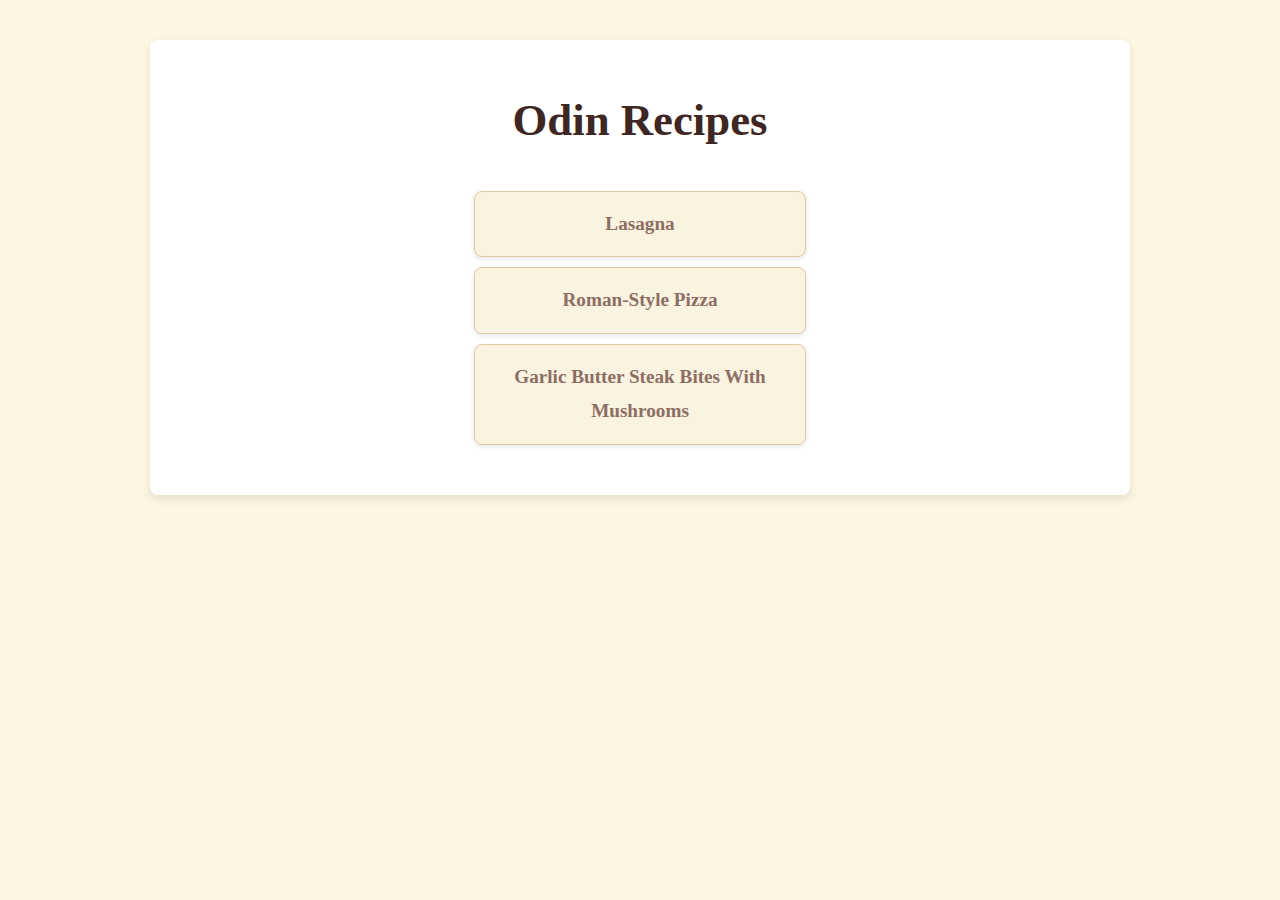
<file: index.html>
<!DOCTYPE html>
<html lang="en">
  <head>
    <meta charset="UTF-8" />
    <title>Odin Recipes</title>
    <link rel="stylesheet" href="./styles/styles.css"
  </head>
  <body>
    <div class="container">
      <h1>Odin Recipes</h1>
      <ul>
        <li><a href="./recipes/lasagna.html">Lasagna</a></li>
        <li>
          <a href="./recipes/roman-style-pizza.html">Roman-Style Pizza</a>
        </li>
        <li>
          <a href="./recipes/garlic-butter-steak-bites.html"
            >Garlic Butter Steak Bites With Mushrooms</a
          >
        </li>
      </ul>
    </div>
  </body>
</html>
</file>
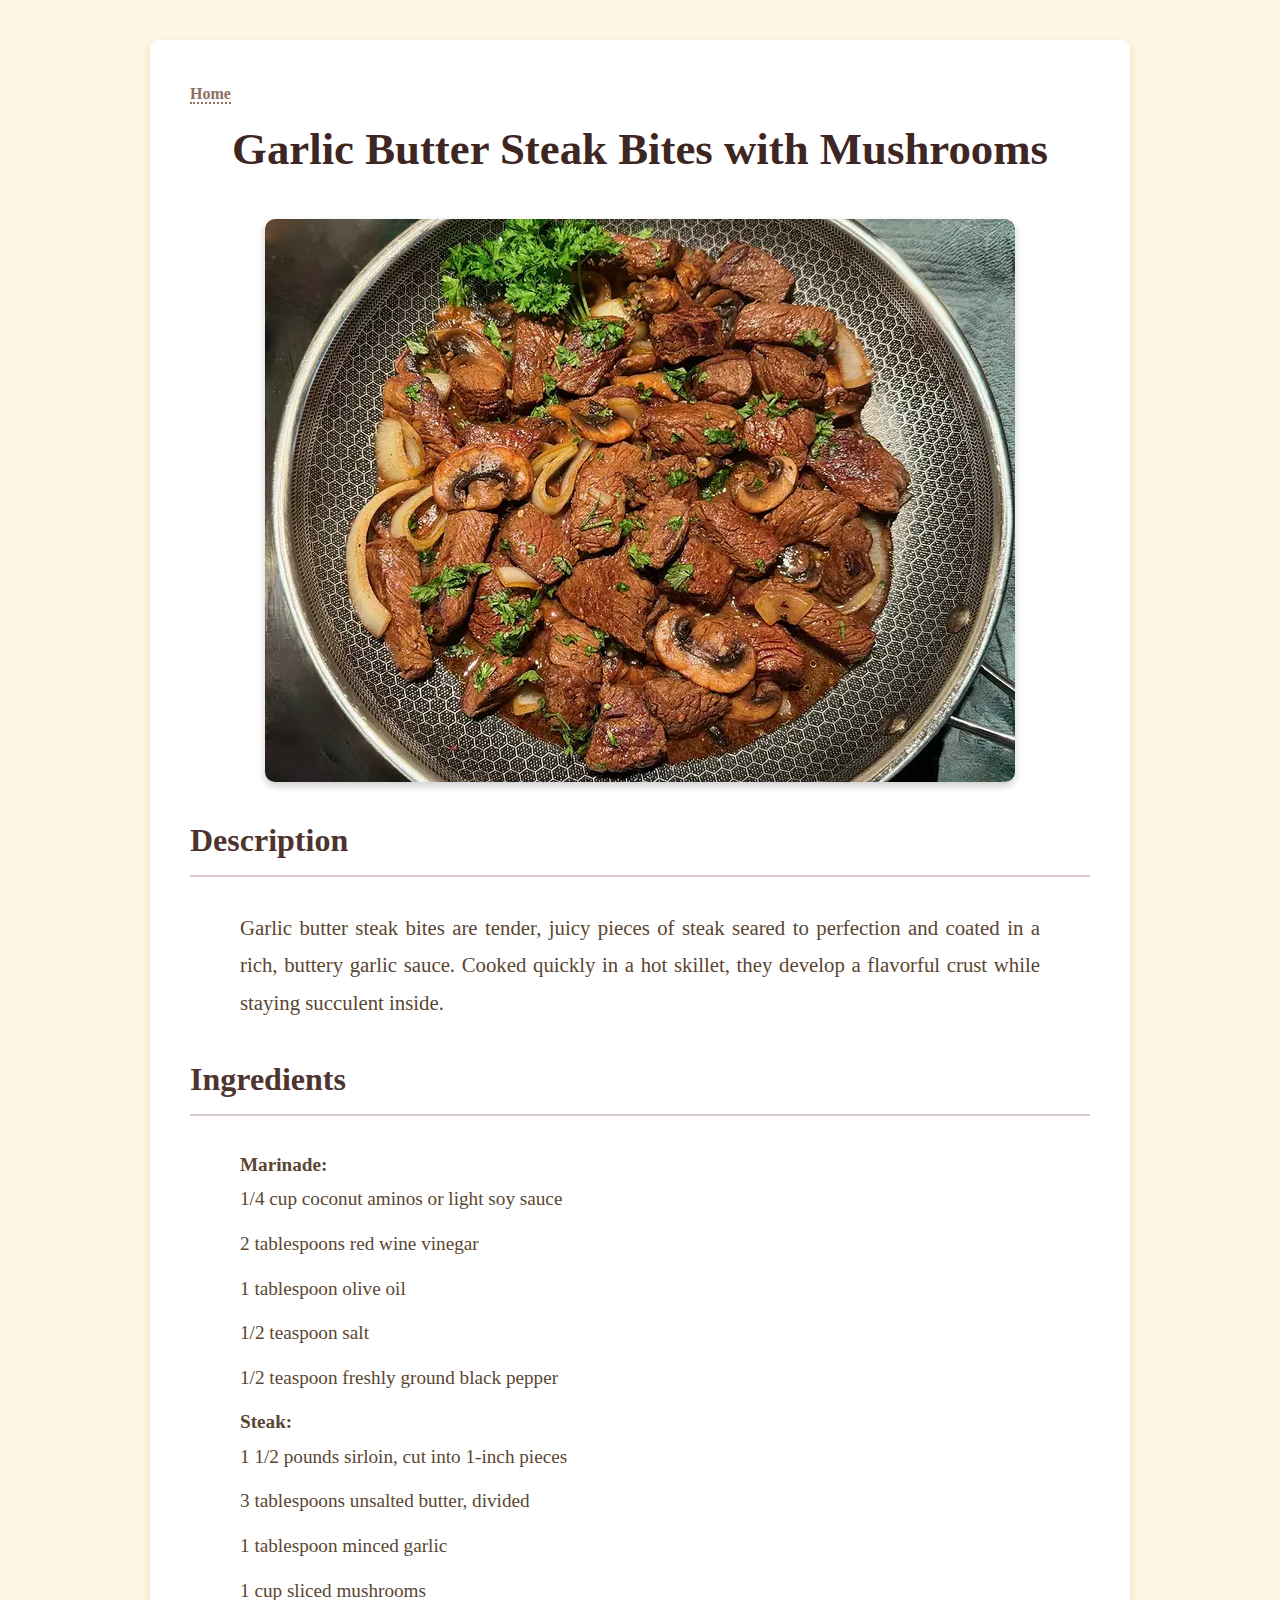
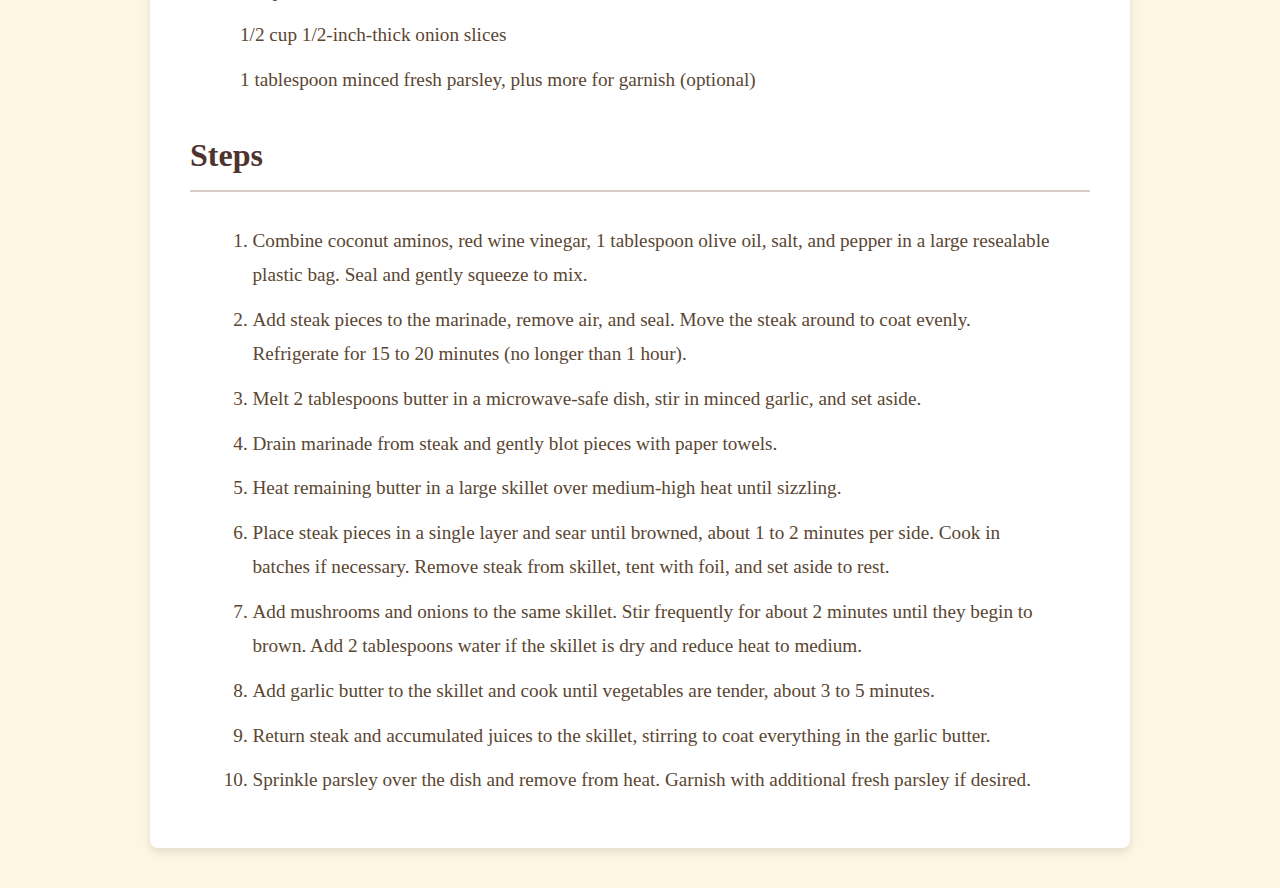
<file: recipes/garlic-butter-steak-bites.html>
<!DOCTYPE html>
<html lang="en">
  <head>
    <meta charset="UTF-8" />
    <title>Odin Recipes | Garlic Butter Steak</title>
    <link rel="stylesheet" href="../styles/styles.css" />
  </head>
  <body>
    <div class="container">
      <a href="../index.html">Home</a>
      <h1>Garlic Butter Steak Bites with Mushrooms</h1>
      <img
        src="./img/garlic-butter-steak.jpg"
        alt="garlic butter steak bites in a pan garnished with parsley"
      />
      <h3>Description</h3>
      <p>
        Garlic butter steak bites are tender, juicy pieces of steak seared to
        perfection and coated in a rich, buttery garlic sauce. Cooked quickly in
        a hot skillet, they develop a flavorful crust while staying succulent
        inside.
      </p>
      <h3>Ingredients</h3>
      <ul>
        <li>
          <strong>Marinade:</strong>
          <ul>
            <li>1/4 cup coconut aminos or light soy sauce</li>
            <li>2 tablespoons red wine vinegar</li>
            <li>1 tablespoon olive oil</li>
            <li>1/2 teaspoon salt</li>
            <li>1/2 teaspoon freshly ground black pepper</li>
          </ul>
        </li>
        <li>
          <strong>Steak:</strong>
          <ul>
            <li>1 1/2 pounds sirloin, cut into 1-inch pieces</li>
            <li>3 tablespoons unsalted butter, divided</li>
            <li>1 tablespoon minced garlic</li>
            <li>1 cup sliced mushrooms</li>
            <li>1/2 cup 1/2-inch-thick onion slices</li>
            <li>
              1 tablespoon minced fresh parsley, plus more for garnish
              (optional)
            </li>
          </ul>
        </li>
      </ul>
      <h3>Steps</h3>
      <ol>
        <li>
          Combine coconut aminos, red wine vinegar, 1 tablespoon olive oil,
          salt, and pepper in a large resealable plastic bag. Seal and gently
          squeeze to mix.
        </li>
        <li>
          Add steak pieces to the marinade, remove air, and seal. Move the steak
          around to coat evenly. Refrigerate for 15 to 20 minutes (no longer
          than 1 hour).
        </li>
        <li>
          Melt 2 tablespoons butter in a microwave-safe dish, stir in minced
          garlic, and set aside.
        </li>
        <li>
          Drain marinade from steak and gently blot pieces with paper towels.
        </li>
        <li>
          Heat remaining butter in a large skillet over medium-high heat until
          sizzling.
        </li>
        <li>
          Place steak pieces in a single layer and sear until browned, about 1
          to 2 minutes per side. Cook in batches if necessary. Remove steak from
          skillet, tent with foil, and set aside to rest.
        </li>
        <li>
          Add mushrooms and onions to the same skillet. Stir frequently for
          about 2 minutes until they begin to brown. Add 2 tablespoons water if
          the skillet is dry and reduce heat to medium.
        </li>
        <li>
          Add garlic butter to the skillet and cook until vegetables are tender,
          about 3 to 5 minutes.
        </li>
        <li>
          Return steak and accumulated juices to the skillet, stirring to coat
          everything in the garlic butter.
        </li>
        <li>
          Sprinkle parsley over the dish and remove from heat. Garnish with
          additional fresh parsley if desired.
        </li>
      </ol>
    </div>
  </body>
</html>
</file>
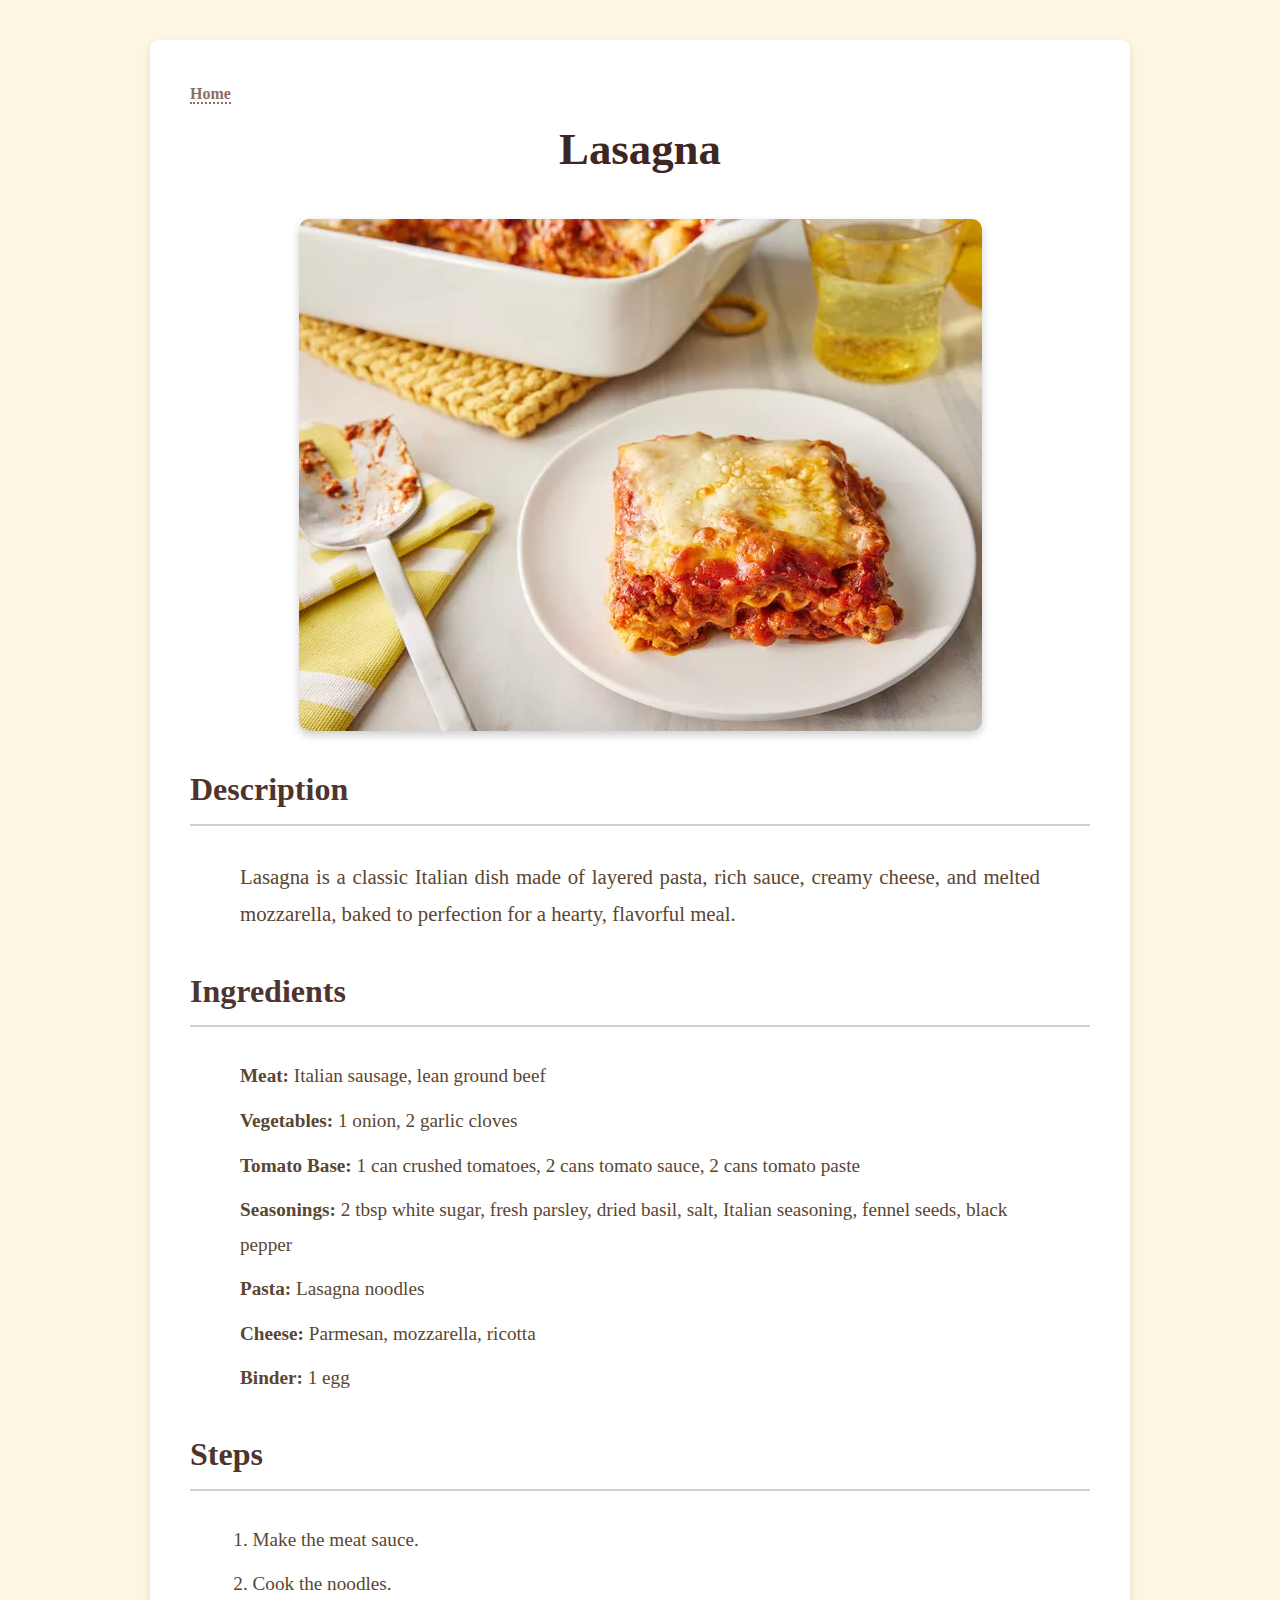
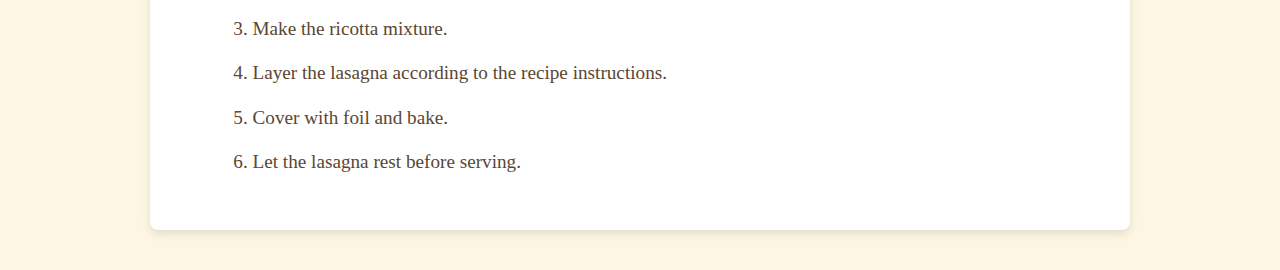
<file: recipes/lasagna.html>
<!DOCTYPE html>
<html lang="en">
  <head>
    <meta charset="UTF-8" />
    <title>Odin Recipes | Lasagna</title>
    <link rel="stylesheet" href="../styles/styles.css" />
  </head>
  <body>
    <div class="container">
      <a href="../index.html">Home</a>
      <h1>Lasagna</h1>
      <img src="./img/lasagna.jpg" alt="lasanga on white plate" />
      <h3>Description</h3>
      <p>
        Lasagna is a classic Italian dish made of layered pasta, rich sauce,
        creamy cheese, and melted mozzarella, baked to perfection for a hearty,
        flavorful meal.
      </p>
      <h3>Ingredients</h3>
      <ul>
        <li><strong>Meat:</strong> Italian sausage, lean ground beef</li>
        <li><strong>Vegetables:</strong> 1 onion, 2 garlic cloves</li>
        <li>
          <strong>Tomato Base:</strong> 1 can crushed tomatoes, 2 cans tomato
          sauce, 2 cans tomato paste
        </li>
        <li>
          <strong>Seasonings:</strong> 2 tbsp white sugar, fresh parsley, dried
          basil, salt, Italian seasoning, fennel seeds, black pepper
        </li>
        <li><strong>Pasta:</strong> Lasagna noodles</li>
        <li><strong>Cheese:</strong> Parmesan, mozzarella, ricotta</li>
        <li><strong>Binder:</strong> 1 egg</li>
      </ul>
      <h3>Steps</h3>
      <ol>
        <li>Make the meat sauce.</li>
        <li>Cook the noodles.</li>
        <li>Make the ricotta mixture.</li>
        <li>Layer the lasagna according to the recipe instructions.</li>
        <li>Cover with foil and bake.</li>
        <li>Let the lasagna rest before serving.</li>
      </ol>
    </div>
  </body>
</html>
</file>
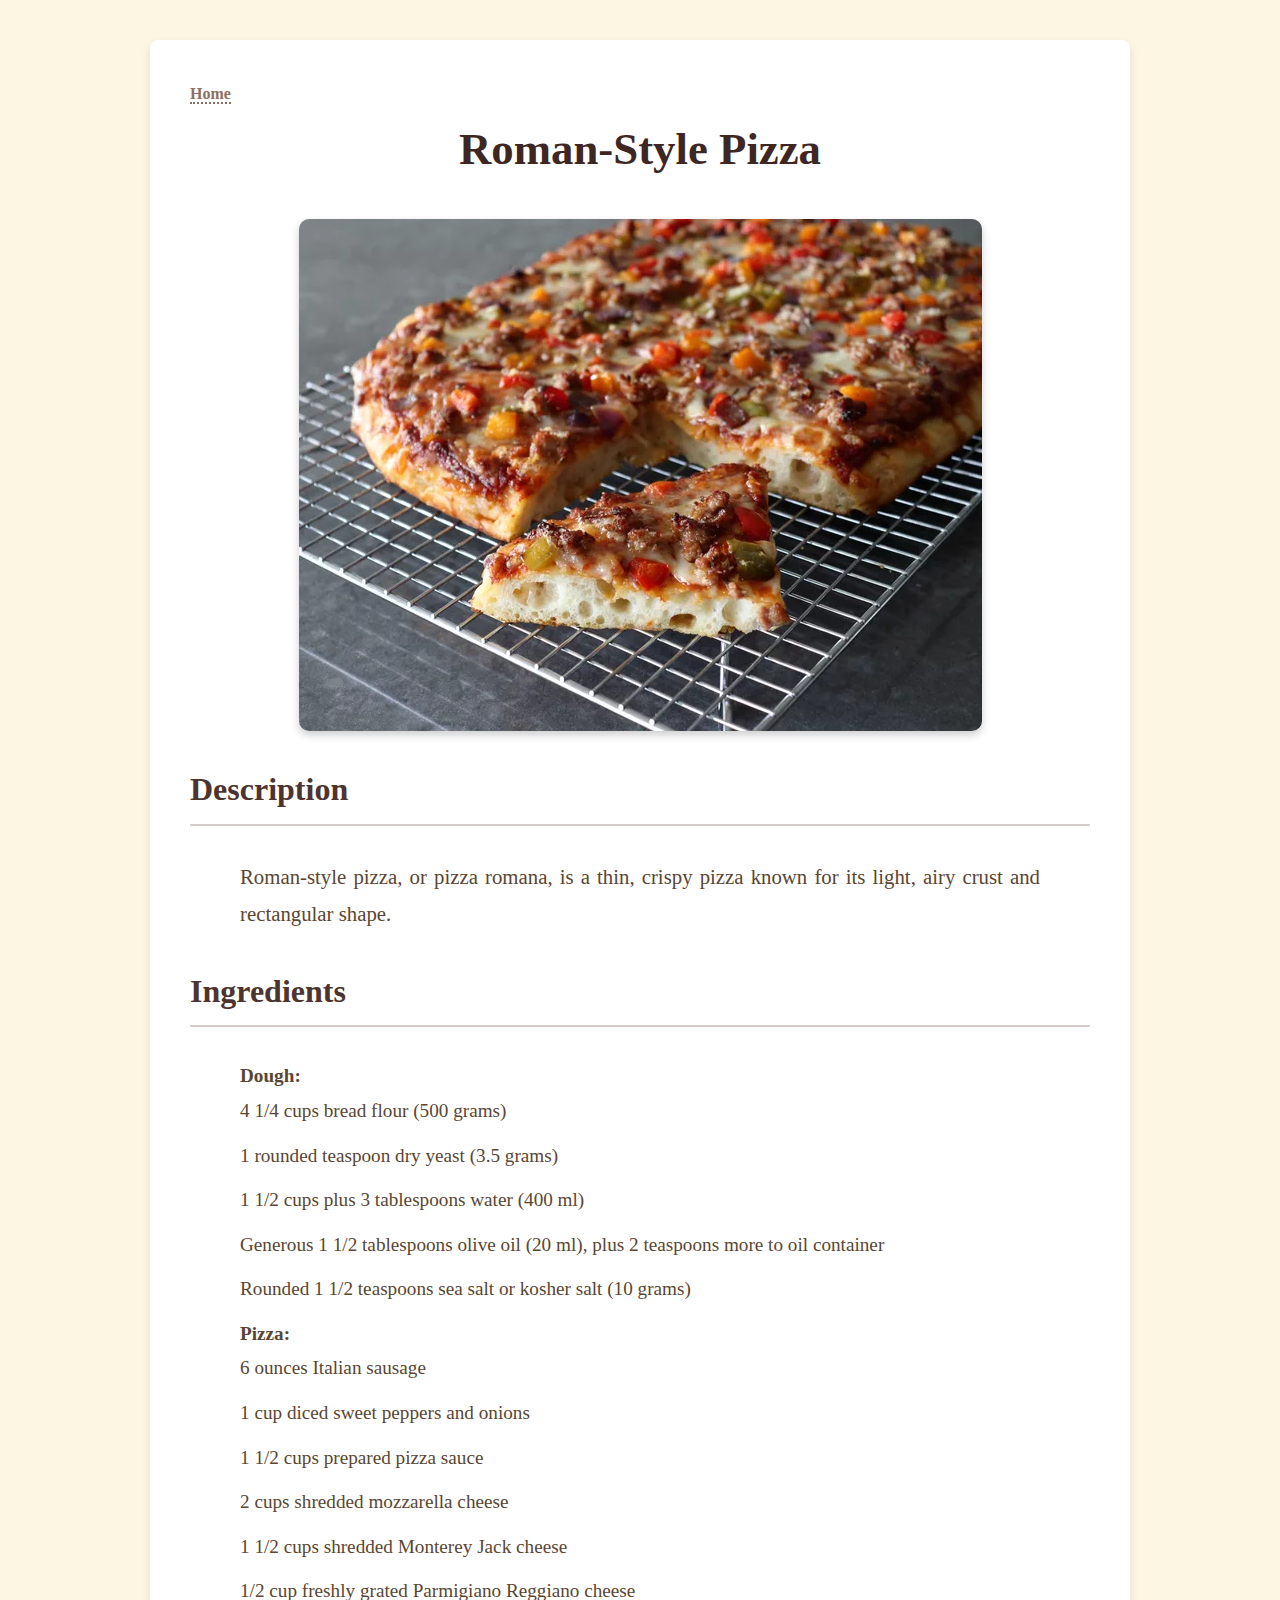
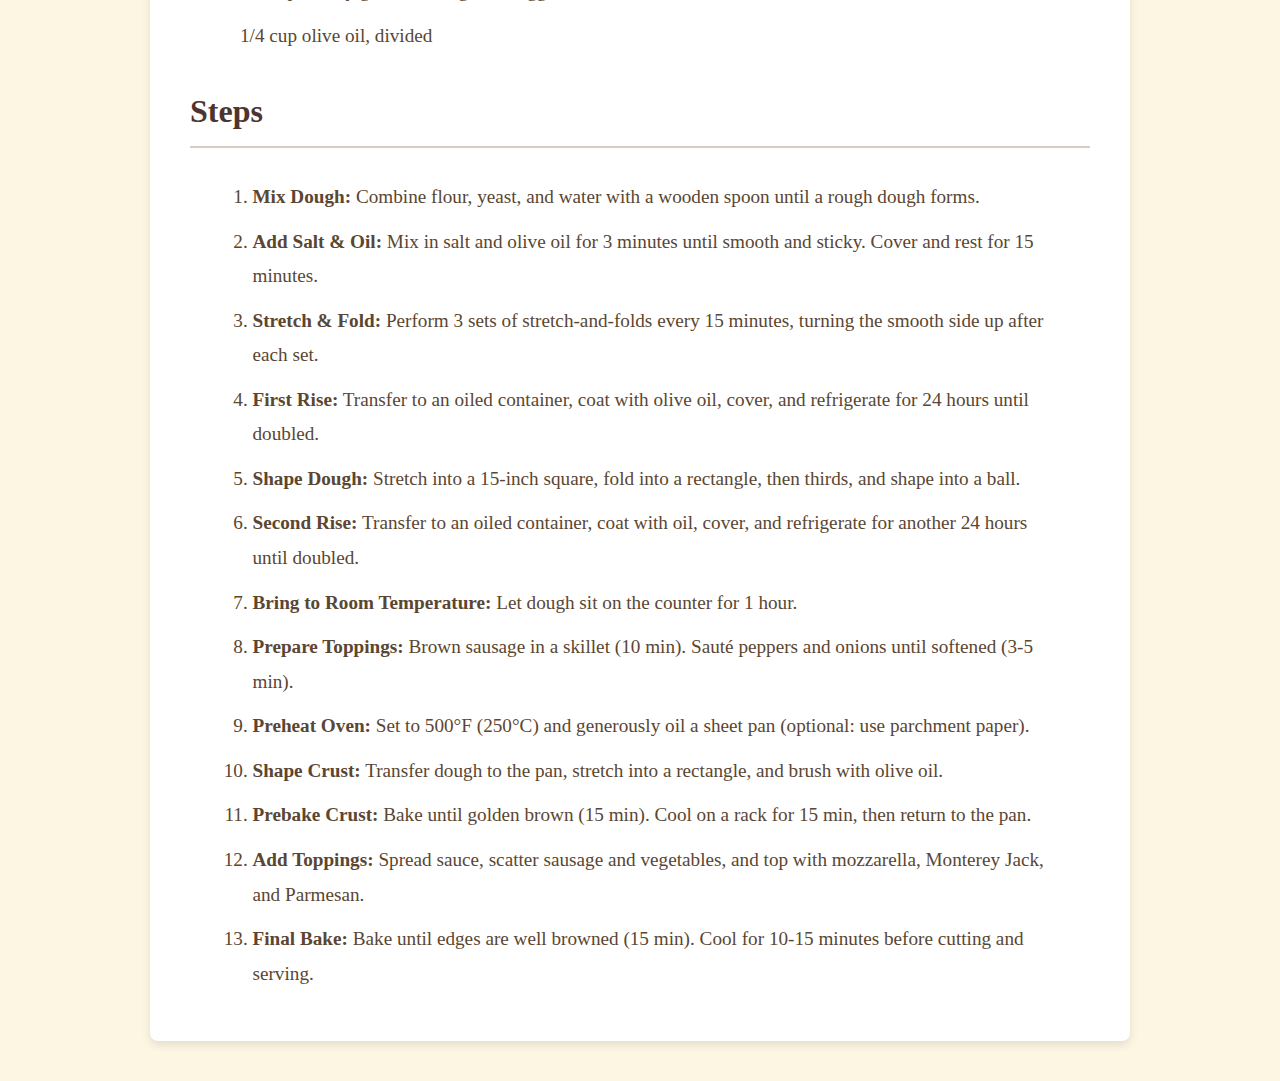
<file: recipes/roman-style-pizza.html>
<!DOCTYPE html>
<html lang="en">
  <head>
    <meta charset="UTF-8" />
    <title>Odin Recipes | Roman-Style Pizza</title>
    <link rel="stylesheet" href="../styles/styles.css" />
  </head>
  <body>
    <div class="container">
      <a href="../index.html">Home</a>
      <h1>Roman-Style Pizza</h1>
      <img
        src="./img/roman-style-pizza.jpg"
        alt="freshly baked roman-style-pizza"
      />
      <h3>Description</h3>
      <p>
        Roman-style pizza, or pizza romana, is a thin, crispy pizza known for
        its light, airy crust and rectangular shape.
      </p>
      <h3>Ingredients</h3>
      <ul>
        <li>
          <strong>Dough:</strong>
          <ul>
            <li>4 1/4 cups bread flour (500 grams)</li>
            <li>1 rounded teaspoon dry yeast (3.5 grams)</li>
            <li>1 1/2 cups plus 3 tablespoons water (400 ml)</li>
            <li>
              Generous 1 1/2 tablespoons olive oil (20 ml), plus 2 teaspoons
              more to oil container
            </li>
            <li>Rounded 1 1/2 teaspoons sea salt or kosher salt (10 grams)</li>
          </ul>
        </li>
        <li>
          <strong>Pizza:</strong>
          <ul>
            <li>6 ounces Italian sausage</li>
            <li>1 cup diced sweet peppers and onions</li>
            <li>1 1/2 cups prepared pizza sauce</li>
            <li>2 cups shredded mozzarella cheese</li>
            <li>1 1/2 cups shredded Monterey Jack cheese</li>
            <li>1/2 cup freshly grated Parmigiano Reggiano cheese</li>
            <li>1/4 cup olive oil, divided</li>
          </ul>
        </li>
      </ul>
      <h3>Steps</h3>
      <ol>
        <li>
          <strong>Mix Dough:</strong> Combine flour, yeast, and water with a
          wooden spoon until a rough dough forms.
        </li>
        <li>
          <strong>Add Salt & Oil:</strong> Mix in salt and olive oil for 3
          minutes until smooth and sticky. Cover and rest for 15 minutes.
        </li>
        <li>
          <strong>Stretch & Fold:</strong> Perform 3 sets of stretch-and-folds
          every 15 minutes, turning the smooth side up after each set.
        </li>
        <li>
          <strong>First Rise:</strong> Transfer to an oiled container, coat with
          olive oil, cover, and refrigerate for 24 hours until doubled.
        </li>
        <li>
          <strong>Shape Dough:</strong> Stretch into a 15-inch square, fold into
          a rectangle, then thirds, and shape into a ball.
        </li>
        <li>
          <strong>Second Rise:</strong> Transfer to an oiled container, coat
          with oil, cover, and refrigerate for another 24 hours until doubled.
        </li>
        <li>
          <strong>Bring to Room Temperature:</strong> Let dough sit on the
          counter for 1 hour.
        </li>
        <li>
          <strong>Prepare Toppings:</strong> Brown sausage in a skillet (10
          min). Sauté peppers and onions until softened (3-5 min).
        </li>
        <li>
          <strong>Preheat Oven:</strong> Set to 500°F (250°C) and generously oil
          a sheet pan (optional: use parchment paper).
        </li>
        <li>
          <strong>Shape Crust:</strong> Transfer dough to the pan, stretch into
          a rectangle, and brush with olive oil.
        </li>
        <li>
          <strong>Prebake Crust:</strong> Bake until golden brown (15 min). Cool
          on a rack for 15 min, then return to the pan.
        </li>
        <li>
          <strong>Add Toppings:</strong> Spread sauce, scatter sausage and
          vegetables, and top with mozzarella, Monterey Jack, and Parmesan.
        </li>
        <li>
          <strong>Final Bake:</strong> Bake until edges are well browned (15
          min). Cool for 10-15 minutes before cutting and serving.
        </li>
      </ol>
    </div>
  </body>
</html>
</file>
<file: styles/styles.css>
/* General Styles */
body {
  font-family: 'Merriweather', serif;
  background-color: #fdf6e3;
  color: #5a4632;
  margin: 0;
  padding: 0;
  text-align: left;
  line-height: 1.8;
}

.container {
  max-width: 900px;
  margin: 40px auto;
  background: #fff;
  padding: 40px;
  box-shadow: 0px 4px 10px rgba(0, 0, 0, 0.1);
  border-radius: 8px;
}

h1 {
  font-size: 2.8rem;
  color: #3e2723;
  text-align: center;
  font-weight: bold;
  margin-top: 0;
}

h3 {
  font-size: 2rem;
  color: #4e342e;
  margin-top: 30px;
  font-weight: bold;
  border-bottom: 2px solid #d7ccc8;
  padding-bottom: 5px;
}

p {
  font-size: 1.3rem;
  max-width: 800px;
  margin: 0 auto 20px;
  padding: 0 15px;
  text-align: justify;
}

ul,
ol {
  padding-left: 25px;
  max-width: 800px;
  margin: 0 auto;
}

li {
  font-size: 1.2rem;
  margin-bottom: 10px;
}

/* Remove bullet points from recipe list */
ul {
  list-style: none;
  padding: 0;
}

/* Links */
a {
  text-decoration: none;
  color: #8d6e63;
  font-weight: bold;
  transition: 0.3s;
  border-bottom: 2px dotted #8d6e63;
}

a:hover {
  color: #5d4037;
  border-bottom: 2px solid #5d4037;
}

/* Recipe List */
ul li a {
  display: block;
  background: #faf3e0;
  border: 1px solid #e0c9a6;
  padding: 15px;
  margin: 10px auto;
  width: 300px;
  border-radius: 8px;
  box-shadow: 0 2px 5px rgba(0, 0, 0, 0.1);
  transition: 0.3s;
  text-align: center;
  font-size: 1.2rem;
}

ul li a:hover {
  background: #e8d5b7;
  transform: scale(1.05);
}

/* Images */
img {
  max-width: 100%;
  height: auto;
  border-radius: 10px;
  margin-top: 20px;
  display: block;
  margin-left: auto;
  margin-right: auto;
  box-shadow: 0 4px 8px rgba(0, 0, 0, 0.2);
}

/* Steps and Ingredients */
.ingredients,
.steps {
  background: #fcf8e8;
  padding: 25px;
  margin: 25px auto;
  border-radius: 12px;
  box-shadow: 0 3px 10px rgba(0, 0, 0, 0.1);
  max-width: 850px;
  font-size: 1.2rem;
  line-height: 1.8;
  border-left: 5px solid #d7ccc8;
}

.ingredients strong,
.steps strong {
  font-size: 1.4rem;
  color: #4e342e;
}

/* Footer */
footer {
  margin-top: 40px;
  padding: 15px;
  background: #5d4037;
  color: white;
  font-size: 1.2rem;
  text-align: center;
  font-style: italic;
  border-top: 3px solid #3e2723;
}
</file>
